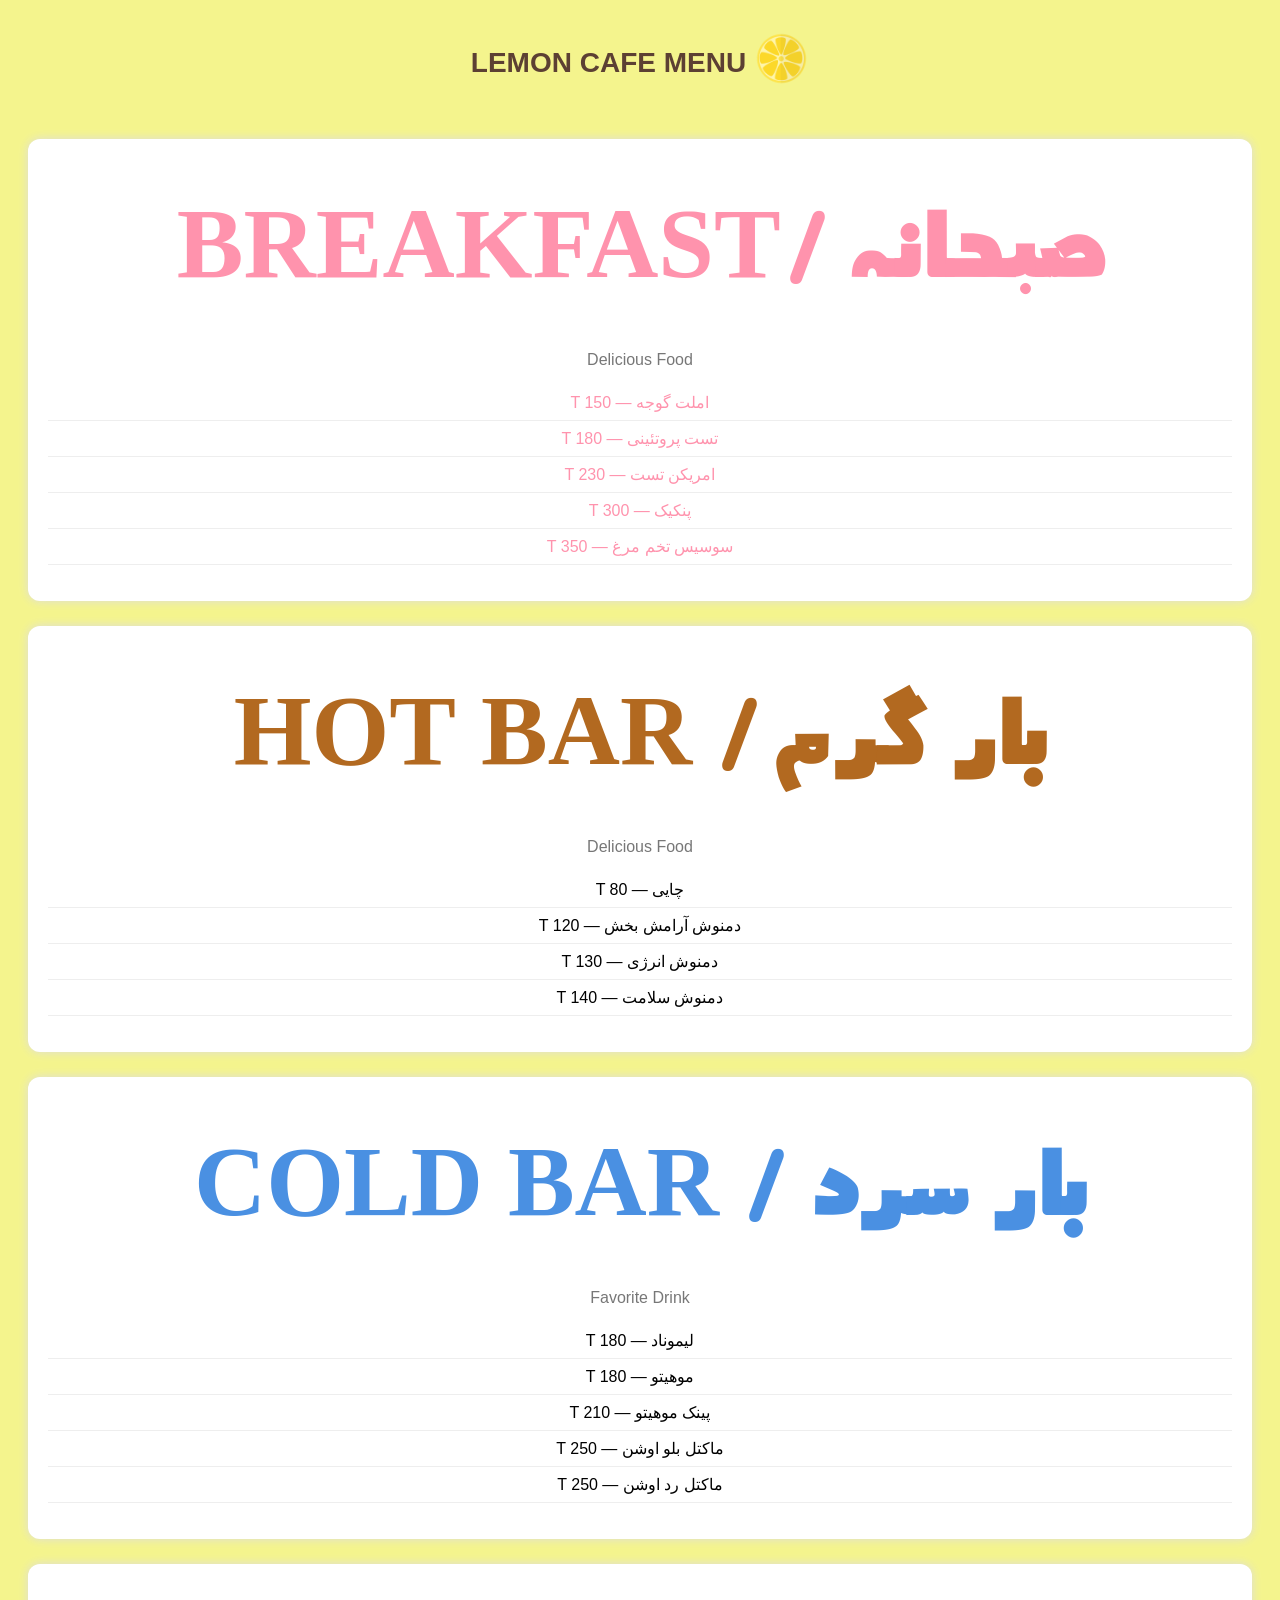
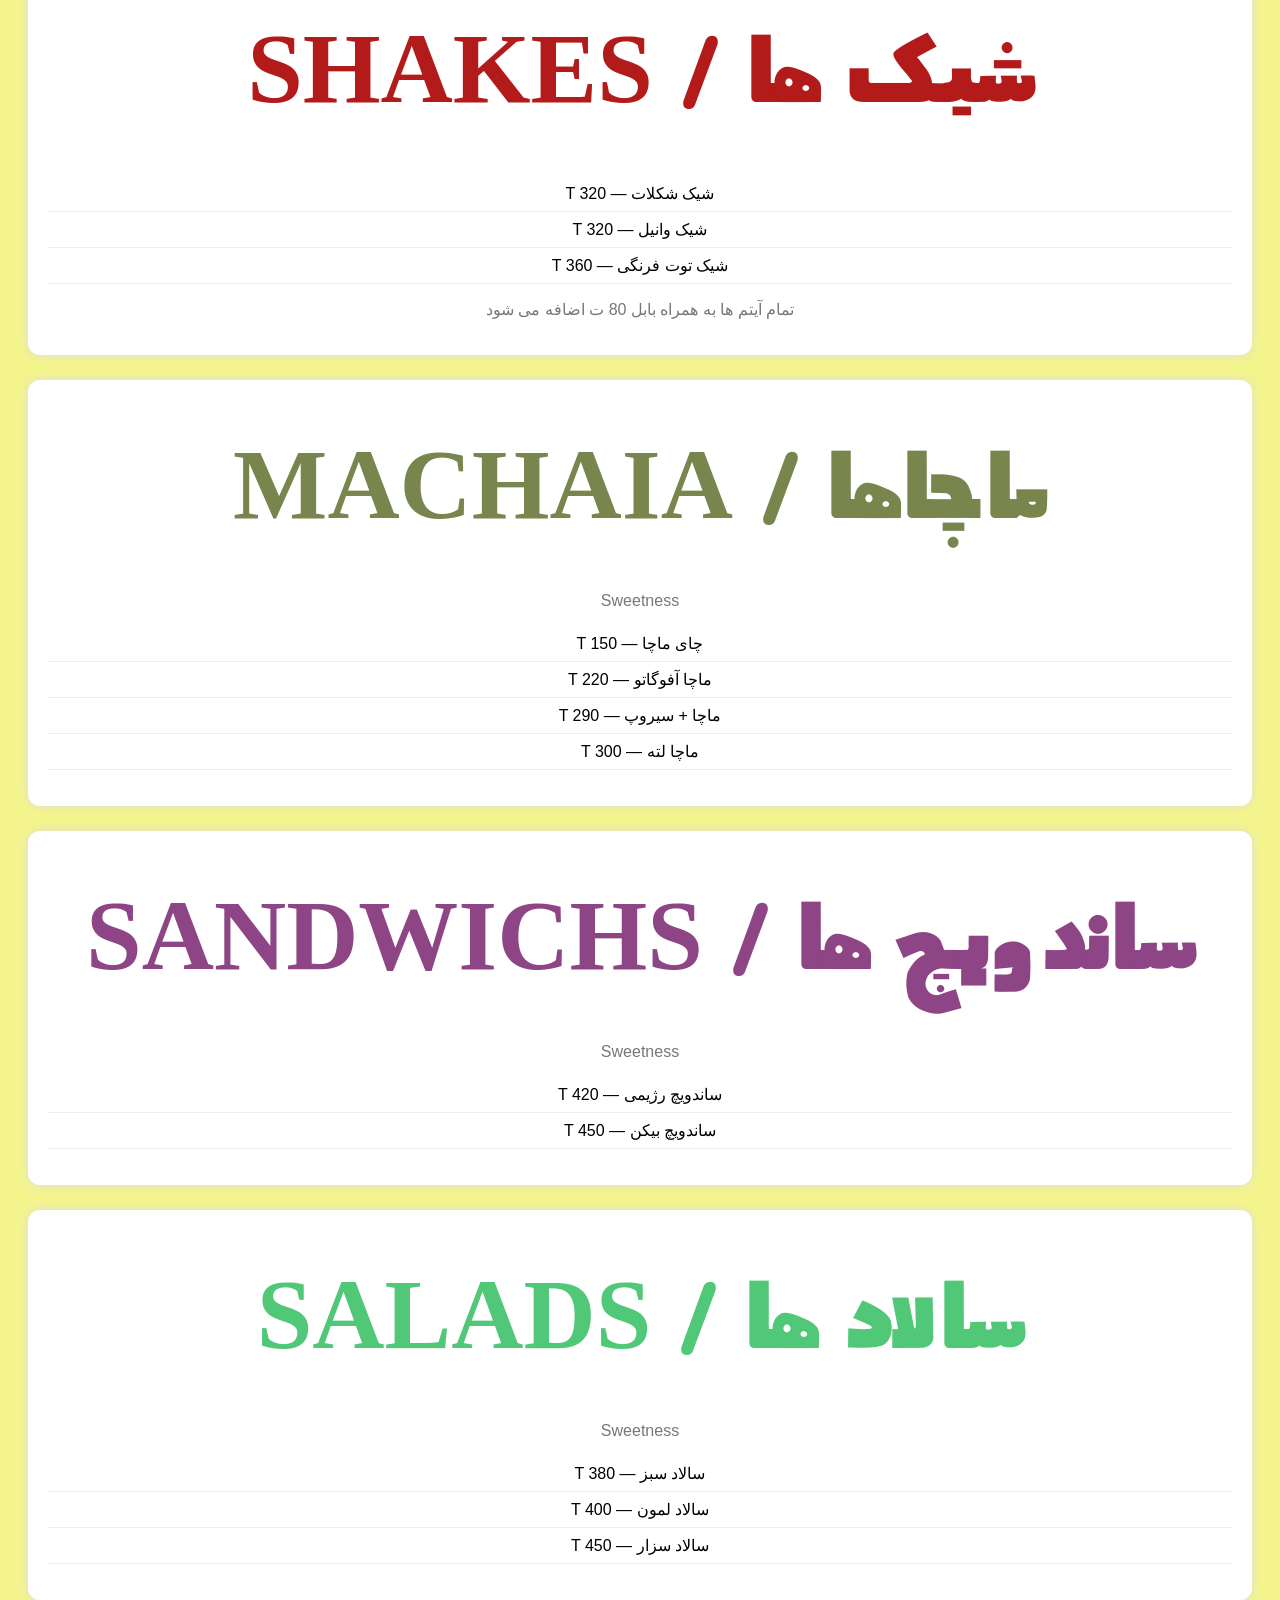
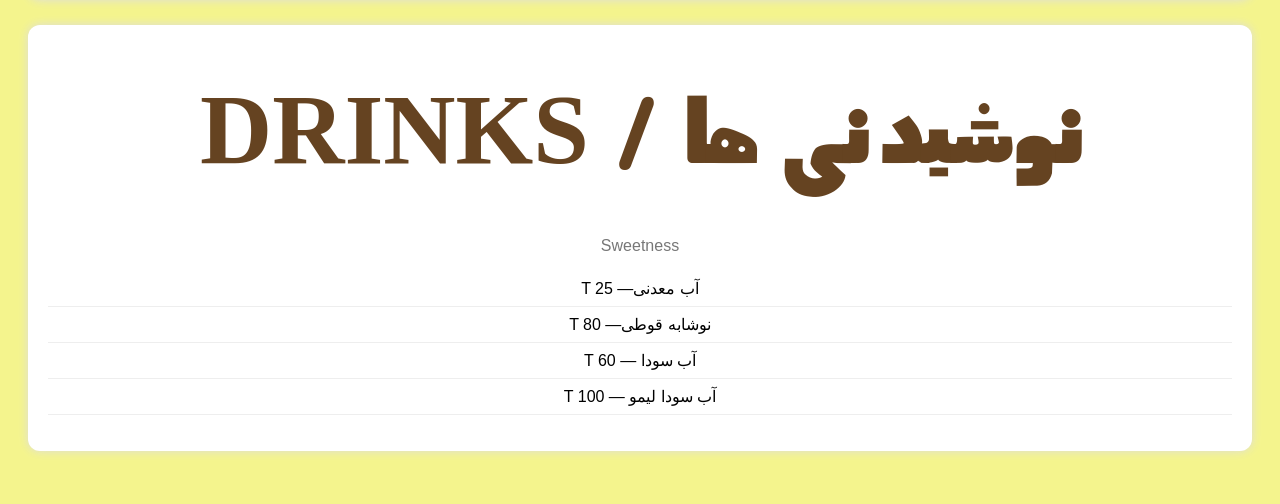
<file: index.html>
<!DOCTYPE html>
<html lang="fa">
<head>
    <meta charset="UTF-8">
    <title>WELCOME LEMON CAFE :) </title>
    <link rel="stylesheet" href="stylemenu.css">
</head>
<body>
  

    <div class="title-box">
    <img src="fruit.png"  class="lemon-img">
    <h1 class="head-text">LEMON CAFE MENU</h1>
</div>


    <div class="menu-box">
        <h2 class="TEXTBOX clrbreakfast">صبحانه / </h2>
        <h2 class="TEXTBOX clrbreakfast"> BREAKFAST </h2>
        <p class="sub">Delicious Food</p>
        <ul class="clrbreakfast" ">
            <li>املت گوجه  —  T 150</li>
            <li> تست پروتئینی —  T 180</li>
            <li>امریکن تست —  T 230</li>
            <li> پنکیک — T 300</li> 
            <li>سوسیس تخم مرغ — T 350</li>
             
           
        </ul>
    </div>

    <div class="menu-box">
        <h2 class="TEXTBOX clrbar">بار گرم / HOT BAR</h2>
        <p class="sub">Delicious Food</p>
        <ul>
            <li> چایی  — T 80  </li>
            <li> دمنوش آرامش بخش — T 120   </li>
            <li> دمنوش انرژی  — T 130  </li>
            <li> دمنوش سلامت — T 140  </li>
        </ul>
    </div>

    <div class="menu-box">
        <h2 class="TEXTBOX clrcold">بار سرد / COLD BAR</h2>
        <p class="sub">Favorite Drink</p>
        <ul>
            <li> لیموناد —  T 180</li>
            <li>  موهیتو —  T 180</li>
            <li> پینک موهیتو —  T 210</li>
            <li>ماکتل بلو اوشن —  T 250 </li>
            <li>ماکتل رد اوشن —  T 250 </li>
        </ul>
    </div>

    <div class="menu-box">
        <h2 class="TEXTBOX clrshake">شیک ها  / SHAKES</h2>
        
        <ul>
            <li> شیک شکلات  —  T 320</li>
            <li> شیک وانیل —  T 320</li>
            <li> شیک توت فرنگی —  T 360</li>
            <p class="sub"> تمام آیتم ها به همراه بابل 80 ت اضافه می شود

            </p>
        </ul>
    </div>

    <div class="menu-box">
        <h2 class="TEXTBOX clrmacha">ماچاها  /  MACHAIA</h2>
        <p class="sub">Sweetness</p>
        <ul>
            <li> چای ماچا —  T 150</li>
            <li> ماچا آفوگاتو —  T 220</li>
            <li> ماچا + سیروپ —  T 290</li>
            <li> ماچا لته —  T 300</li>
        </ul>
    </div>

    
    <div class="menu-box">
        <h2 class="TEXTBOX clrsandwich">ساندویچ ها / SANDWICHS</h2>
        <p class="sub">Sweetness</p>
        <ul>
            <li> ساندویچ رژیمی —  T 420</li>
            <li> ساندویچ بیکن —  T 450</li>
        </ul>
    </div>

    
    <div class="menu-box">
        <h2 class="TEXTBOX clrsalad"> سالاد ها / SALADS</h2>
        <p class="sub">Sweetness</p>
        <ul>
            <li> سالاد سبز —  T 380</li>
            <li> سالاد لمون  —  T 400</li>
            <li> سالاد سزار —  T 450</li>
            
            
        </ul>
    </div>

    
    <div class="menu-box">
        <h2 class="TEXTBOX clrdrinks">نوشیدنی ها  / DRINKS</h2>
        <p class="sub">Sweetness</p>
        <ul>
            <li> آب معدنی—  T 25</li>
            <li> نوشابه قوطی—  T 80</li>
            <li> آب سودا — T 60 </li>
            <li>  آب سودا لیمو —  T 100 </li>
            
        </ul>
    </div>

</body>
</html>
</file>
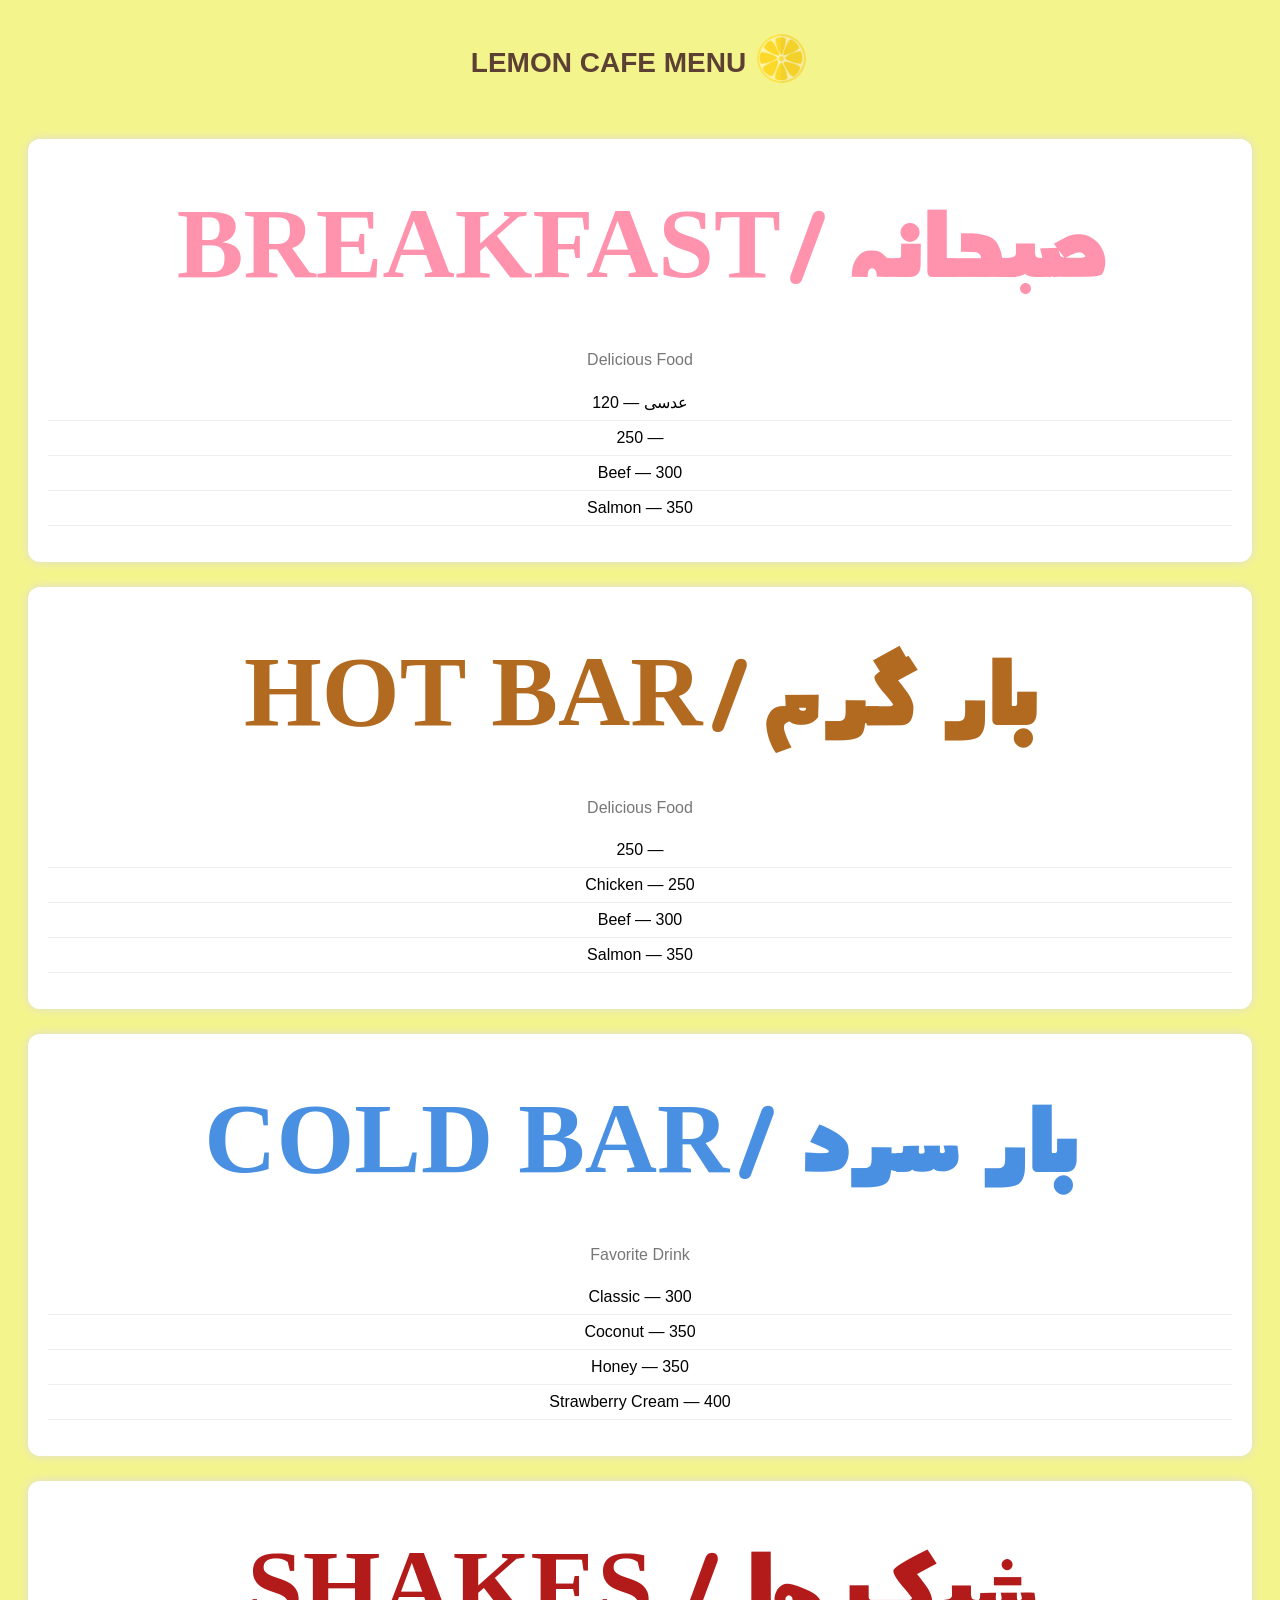
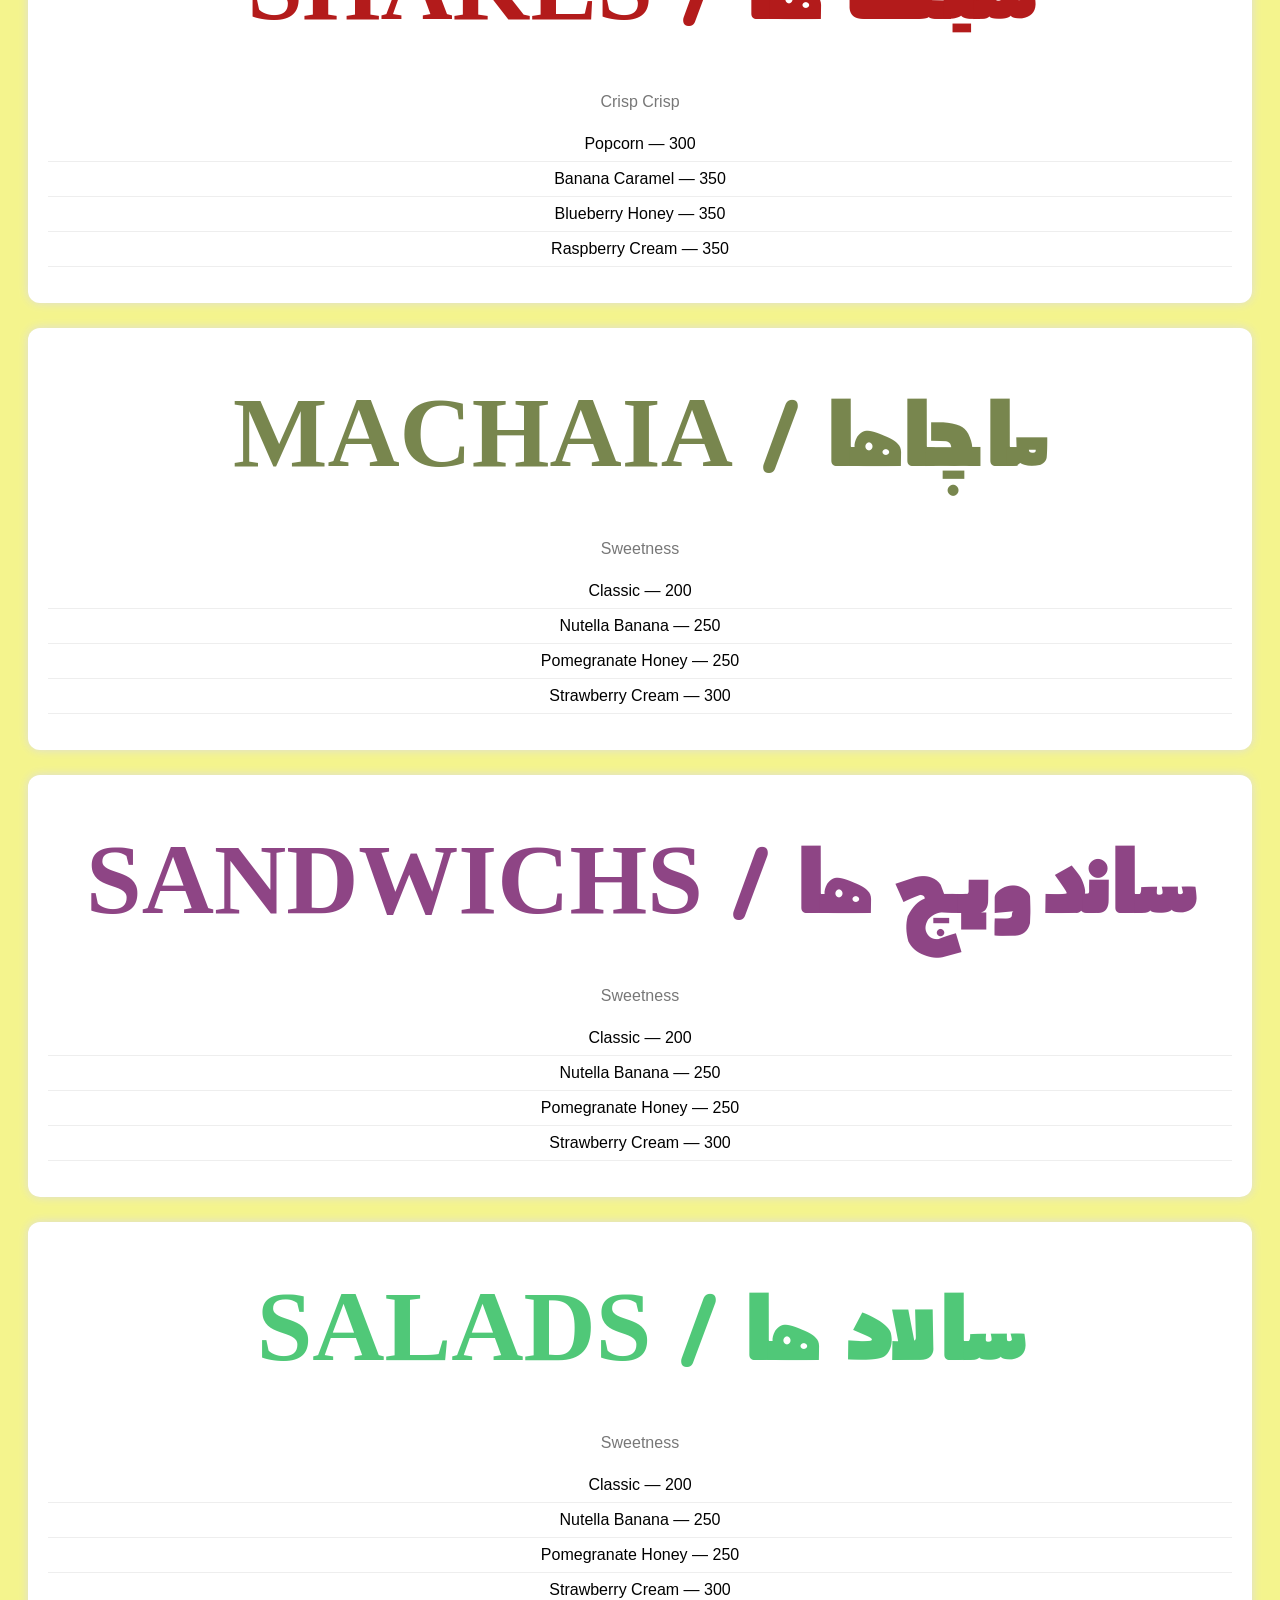
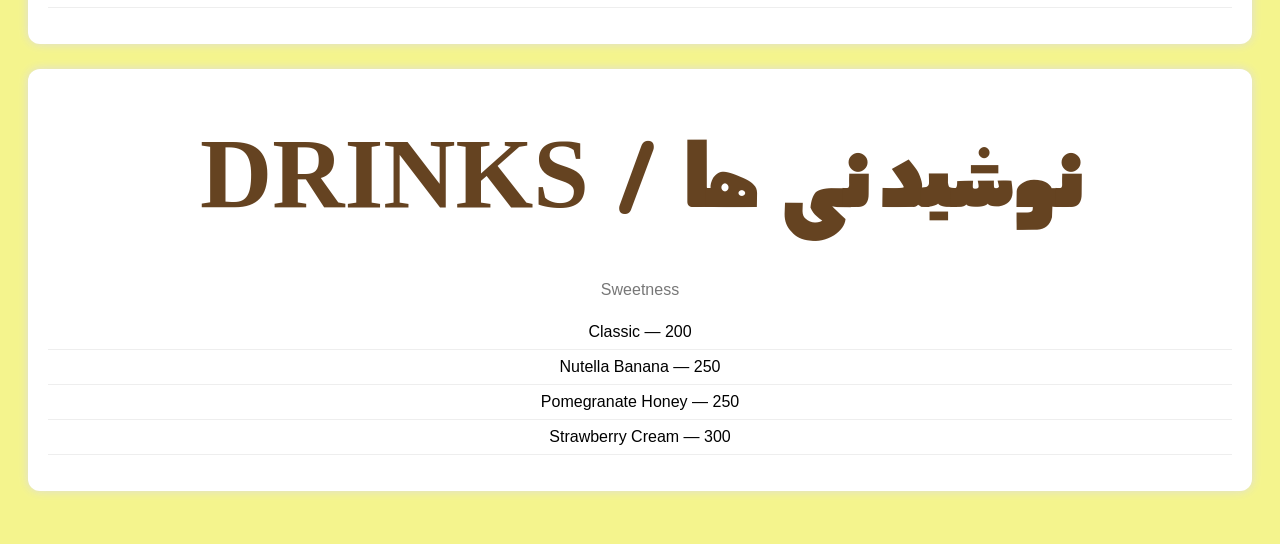
<file: menu.html>
<!DOCTYPE html>
<html lang="fa">
<head>
    <meta charset="UTF-8">
    <title>WELCOME LEMON CAFE :) </title>
    <link rel="stylesheet" href="stylemenu.css">
</head>
<body>
  

    <div class="title-box">
    <img src="fruit.png"  class="lemon-img">
    <h1 class="head-text">LEMON CAFE MENU</h1>
</div>


    <div class="menu-box">
        <h2 class="TEXTBOX clrbreakfast">صبحانه / </h2>
        <h2 class="TEXTBOX clrbreakfast"> BREAKFAST</h2>
        
        <p class="sub">Delicious Food</p>
        <ul>
            <li> عدسی — 120</li>
            <li>  — 250</li>
            <li>Beef — 300</li>
            <li>Salmon — 350</li>
        </ul>
    </div>

    <div class="menu-box">
        <h2 class="TEXTBOX clrbar">بار گرم / </h2>
        <H2 class="TEXTBOX clrbar">HOT BAR</H2>
        <p class="sub">Delicious Food</p>
        <ul>
            <li> — 250</li>
            <li>Chicken — 250</li>
            <li>Beef — 300</li>
            <li>Salmon — 350</li>
        </ul>
    </div>

    <div class="menu-box">
        <h2 class="TEXTBOX clrcold">بار سرد /  </h2>
        <H2 class="TEXTBOX clrcold">COLD BAR</H2>
        <p class="sub">Favorite Drink</p>
        <ul>
            <li>Classic — 300</li>
            <li>Coconut — 350</li>
            <li>Honey — 350</li>
            <li>Strawberry Cream — 400</li>
        </ul>
    </div>

    <div class="menu-box">
        <h2 class="TEXTBOX clrshake">شیک ها  / SHAKES</h2>
        <p class="sub">Crisp Crisp</p>
        <ul>
            <li>Popcorn — 300</li>
            <li>Banana Caramel — 350</li>
            <li>Blueberry Honey — 350</li>
            <li>Raspberry Cream — 350</li>
        </ul>
    </div>

    <div class="menu-box">
        <h2 class="TEXTBOX clrmacha">ماچاها  /  MACHAIA</h2>
        <p class="sub">Sweetness</p>
        <ul>
            <li>Classic — 200</li>
            <li>Nutella Banana — 250</li>
            <li>Pomegranate Honey — 250</li>
            <li>Strawberry Cream — 300</li>
        </ul>
    </div>

    
    <div class="menu-box">
        <h2 class="TEXTBOX clrsandwich">ساندویچ ها / SANDWICHS</h2>
        <p class="sub">Sweetness</p>
        <ul>
            <li>Classic — 200</li>
            <li>Nutella Banana — 250</li>
            <li>Pomegranate Honey — 250</li>
            <li>Strawberry Cream — 300</li>
        </ul>
    </div>

    
    <div class="menu-box">
        <h2 class="TEXTBOX clrsalad"> سالاد ها / SALADS</h2>
        <p class="sub">Sweetness</p>
        <ul>
            <li>Classic — 200</li>
            <li>Nutella Banana — 250</li>
            <li>Pomegranate Honey — 250</li>
            <li>Strawberry Cream — 300</li>
        </ul>
    </div>

    
    <div class="menu-box">
        <h2 class="TEXTBOX clrdrinks">نوشیدنی ها  / DRINKS</h2>
        <p class="sub">Sweetness</p>
        <ul>
            <li>Classic — 200</li>
            <li>Nutella Banana — 250</li>
            <li>Pomegranate Honey — 250</li>
            <li>Strawberry Cream — 300</li>
        </ul>
    </div>

</body>
</html>
</file>
<file: stylemenu.css>
@font-face {
    font-family: 'myfont';
    src: url('azarShiva.ttf') format('truetype');
}

body {
    font-family: sans-serif;
    direction: rtl;
    background: #f5f5f5;
    padding: 20px;
    background-color: #f4f48d;
    text-align: center;
    font-family: 'my font', sans-serif;
    

}
.clrbreakfast {
    color: #FF93AD; /* رنگ قرمز */
}
.clrbar {
    color: #B26920; /* رنگ نارنجی */
}
.clrcold {
    color: #4A90E2; /* رنگ آبی */
}
.clrshake {
    color: #B31B1B; /* رنگ زرد */
}
.clrmacha {
    color: #78864E; /* رنگ سبز */
}
.clrsandwich {
    color: #8e4585; /* رنگ قهوه‌ای */
}
.clrsalad {
    color: #50C878; /* رنگ سبز */
}
.clrdrinks {
    color: #654321; /* رنگ نارنجی */
}
.menu-box h2.TEXTBOX {
    font-size: 100px;
    font-weight: bold;
    font-family: 'myfont';
    display: inline-block; /* نمایش به صورت فلکس */
  justify-content: center; /* وسط‌چین */
  gap: 20px; /* فاصله بین متن‌ها */
}

.head-text {
    font-size: 28px;
    font-weight: bold;
    color: #5C4033;
    text-align: center;
    margin-bottom: 30px;
}
.title-box {
    display: flex;
    align-items: center;
    gap: 8px; /* فاصله بین لیمو و تکست */
    justify-content: center; /* وسط‌چین */
    margin-bottom: 30px;
}

.lemon-img {
    width: 55px;   /* اندازه لیمو */
    height: auto;
}

img {
    width: 200px;
    height: auto;
    margin-bottom: 20px;
    align-items: center;
}

.title {
    text-align: center;
    margin-bottom: 30px;
    font-size: 28px;
}

.menu-box {
    background: white;
    padding: 20px;
    margin-bottom: 25px;
    border-radius: 12px;
    box-shadow: 0 0 10px #ddd;
}

.menu-box h2 {
    margin: 0;
    font-size: 22px;
}

.sub {
    color: #777;
    margin-bottom: 10px;
}

ul {
    list-style: none;
    padding: 0;
}

li {
    padding: 8px 0;
    border-bottom: 1px solid #eee;
}
</file>
